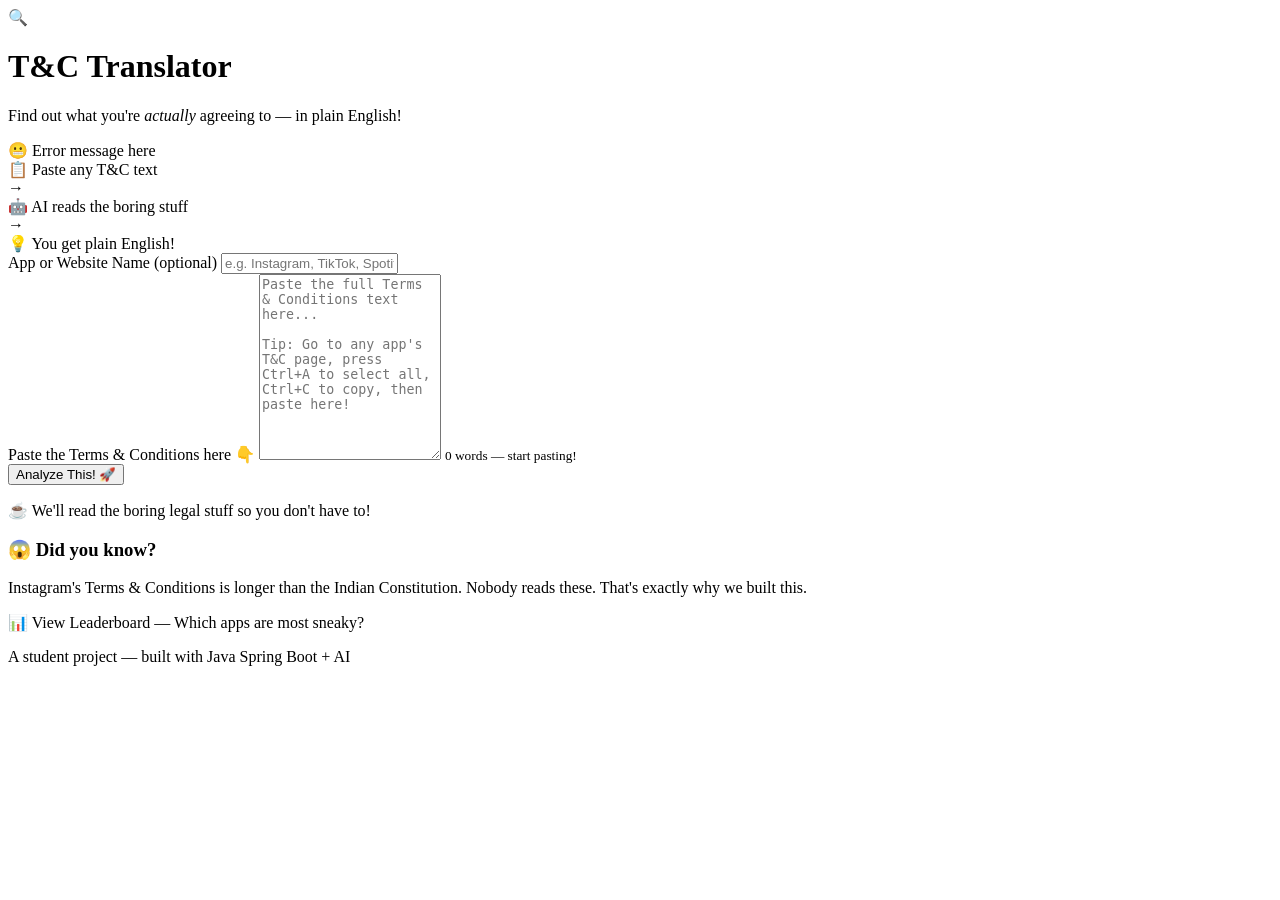
<file: src/main/resources/templates/index.html>
<!DOCTYPE html>
<html lang="en" xmlns:th="http://www.thymeleaf.org">
<head>
    <meta charset="UTF-8">
    <meta name="viewport" content="width=device-width, initial-scale=1.0">
    <title>T&amp;C Translator — Find out what you're actually agreeing to</title>
    <link rel="stylesheet" th:href="@{/style.css}">
</head>
<body>

<div class="page-wrapper">
    <header class="site-header">
        <div class="header-emoji">🔍</div>
        <h1>T&amp;C Translator</h1>
        <p class="subtitle">Find out what you're <em>actually</em> agreeing to — in plain English!</p>
    </header>

    <main class="main-content">

        <div th:if="${error}" class="error-box">
            😬 <span th:text="${error}">Error message here</span>
        </div>

        <div class="intro-cards">
            <div class="intro-card">
                <span class="intro-icon">📋</span>
                <span>Paste any T&amp;C text</span>
            </div>
            <div class="intro-arrow">→</div>
            <div class="intro-card">
                <span class="intro-icon">🤖</span>
                <span>AI reads the boring stuff</span>
            </div>
            <div class="intro-arrow">→</div>
            <div class="intro-card">
                <span class="intro-icon">💡</span>
                <span>You get plain English!</span>
            </div>
        </div>

        <form action="/analyze" method="post" id="analyzeForm" class="upload-form">

            <div class="form-group">
                <label for="appName">App or Website Name <span class="optional">(optional)</span></label>
                <input
                    type="text"
                    id="appName"
                    name="appName"
                    placeholder="e.g. Instagram, TikTok, Spotify..."
                    autocomplete="off"
                />
            </div>

            <div class="form-group">
                <label for="tcText">Paste the Terms &amp; Conditions here 👇</label>
                <textarea
                    id="tcText"
                    name="tcText"
                    rows="12"
                    placeholder="Paste the full Terms &amp; Conditions text here...&#10;&#10;Tip: Go to any app's T&amp;C page, press Ctrl+A to select all, Ctrl+C to copy, then paste here!"
                    required
                ></textarea>
                <small class="form-hint" id="charCount">0 words — start pasting!</small>
            </div>

            <button type="submit" class="btn-primary" id="submitBtn">
                Analyze This! 🚀
            </button>

            <p class="small-note">
                ☕ We'll read the boring legal stuff so you don't have to!
            </p>
        </form>

        <div class="fun-fact-box">
            <h3>😱 Did you know?</h3>
            <p>Instagram's Terms &amp; Conditions is longer than the Indian Constitution. Nobody reads these. That's exactly why we built this.</p>
        </div>

    </main>

    <footer class="site-footer">
        <a th:href="@{/leaderboard}" class="footer-link">📊 View Leaderboard — Which apps are most sneaky?</a>
        <p class="footer-note">A student project — built with Java Spring Boot + AI</p>
    </footer>
</div>

<script>
    const textarea = document.getElementById('tcText');
    const charCount = document.getElementById('charCount');
    const submitBtn = document.getElementById('submitBtn');
    const form = document.getElementById('analyzeForm');

    textarea.addEventListener('input', function() {
        const words = this.value.trim() ? this.value.trim().split(/\s+/).length : 0;
        if (words === 0) {
            charCount.textContent = '0 words — start pasting!';
        } else if (words < 100) {
            charCount.textContent = words + ' words — paste more for better results!';
        } else {
            charCount.textContent = words.toLocaleString() + ' words — looks good! 👍';
        }
    });

    form.addEventListener('submit', function() {
        submitBtn.textContent = 'Reading the fine print... ⏳';
        submitBtn.disabled = true;
        submitBtn.style.opacity = '0.7';
    });
</script>

</body>
</html>
</file>
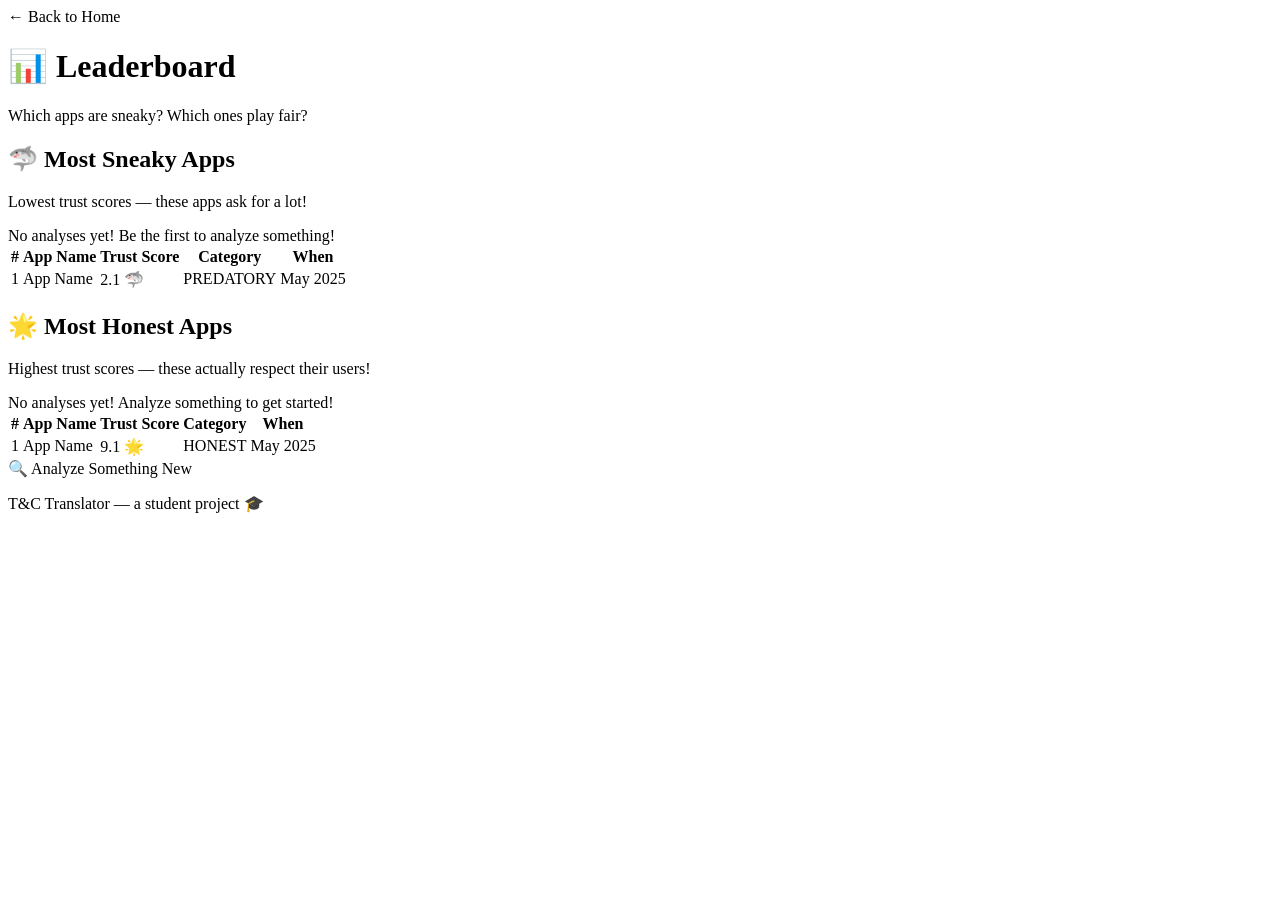
<file: src/main/resources/templates/leaderboard.html>
<!DOCTYPE html>
<html lang="en" xmlns:th="http://www.thymeleaf.org">
<head>
    <meta charset="UTF-8">
    <meta name="viewport" content="width=device-width, initial-scale=1.0">
    <title>Leaderboard — T&amp;C Translator</title>
    <link rel="stylesheet" th:href="@{/style.css}">
</head>
<body>

<div class="page-wrapper">
    <header class="site-header">
        <a th:href="@{/}" class="back-link">← Back to Home</a>
        <h1>📊 Leaderboard</h1>
        <p class="subtitle">Which apps are sneaky? Which ones play fair?</p>
    </header>

    <main class="leaderboard-content">

        <section class="leaderboard-section">
            <h2 class="section-title critical-title">🦈 Most Sneaky Apps</h2>
            <p class="section-desc">Lowest trust scores — these apps ask for a lot!</p>

            <div th:if="${mostPredatory.isEmpty()}" class="empty-state">
                No analyses yet! <a th:href="@{/}">Be the first to analyze something!</a>
            </div>

            <table th:if="${!mostPredatory.isEmpty()}" class="leaderboard-table">
                <thead>
                    <tr>
                        <th>#</th>
                        <th>App Name</th>
                        <th>Trust Score</th>
                        <th>Category</th>
                        <th>When</th>
                    </tr>
                </thead>
                <tbody>
                    <tr th:each="analysis, stat : ${mostPredatory}">
                        <td class="rank-col" th:text="${stat.index + 1}">1</td>
                        <td class="app-name-col" th:text="${analysis.appName}">App Name</td>
                        <td class="score-col">
                            <span th:text="${analysis.trustScore}" class="score-badge bad-score">2.1</span>
                            <span th:text="${analysis.trustEmoji}">🦈</span>
                        </td>
                        <td>
                            <span class="label-badge predatory-badge" th:text="${analysis.trustLabel}">PREDATORY</span>
                        </td>
                        <td class="date-col" th:text="${analysis.formattedDate}">May 2025</td>
                    </tr>
                </tbody>
            </table>
        </section>

        <section class="leaderboard-section">
            <h2 class="section-title fair-title">🌟 Most Honest Apps</h2>
            <p class="section-desc">Highest trust scores — these actually respect their users!</p>

            <div th:if="${mostHonest.isEmpty()}" class="empty-state">
                No analyses yet! <a th:href="@{/}">Analyze something to get started!</a>
            </div>

            <table th:if="${!mostHonest.isEmpty()}" class="leaderboard-table">
                <thead>
                    <tr>
                        <th>#</th>
                        <th>App Name</th>
                        <th>Trust Score</th>
                        <th>Category</th>
                        <th>When</th>
                    </tr>
                </thead>
                <tbody>
                    <tr th:each="analysis, stat : ${mostHonest}">
                        <td class="rank-col" th:text="${stat.index + 1}">1</td>
                        <td class="app-name-col" th:text="${analysis.appName}">App Name</td>
                        <td class="score-col">
                            <span th:text="${analysis.trustScore}" class="score-badge good-score">9.1</span>
                            <span th:text="${analysis.trustEmoji}">🌟</span>
                        </td>
                        <td>
                            <span class="label-badge honest-badge" th:text="${analysis.trustLabel}">HONEST</span>
                        </td>
                        <td class="date-col" th:text="${analysis.formattedDate}">May 2025</td>
                    </tr>
                </tbody>
            </table>
        </section>

        <div class="action-buttons">
            <a th:href="@{/}" class="btn-primary">🔍 Analyze Something New</a>
        </div>

    </main>

    <footer class="site-footer">
        <p class="footer-note">T&amp;C Translator — a student project 🎓</p>
    </footer>
</div>

</body>
</html>
</file>
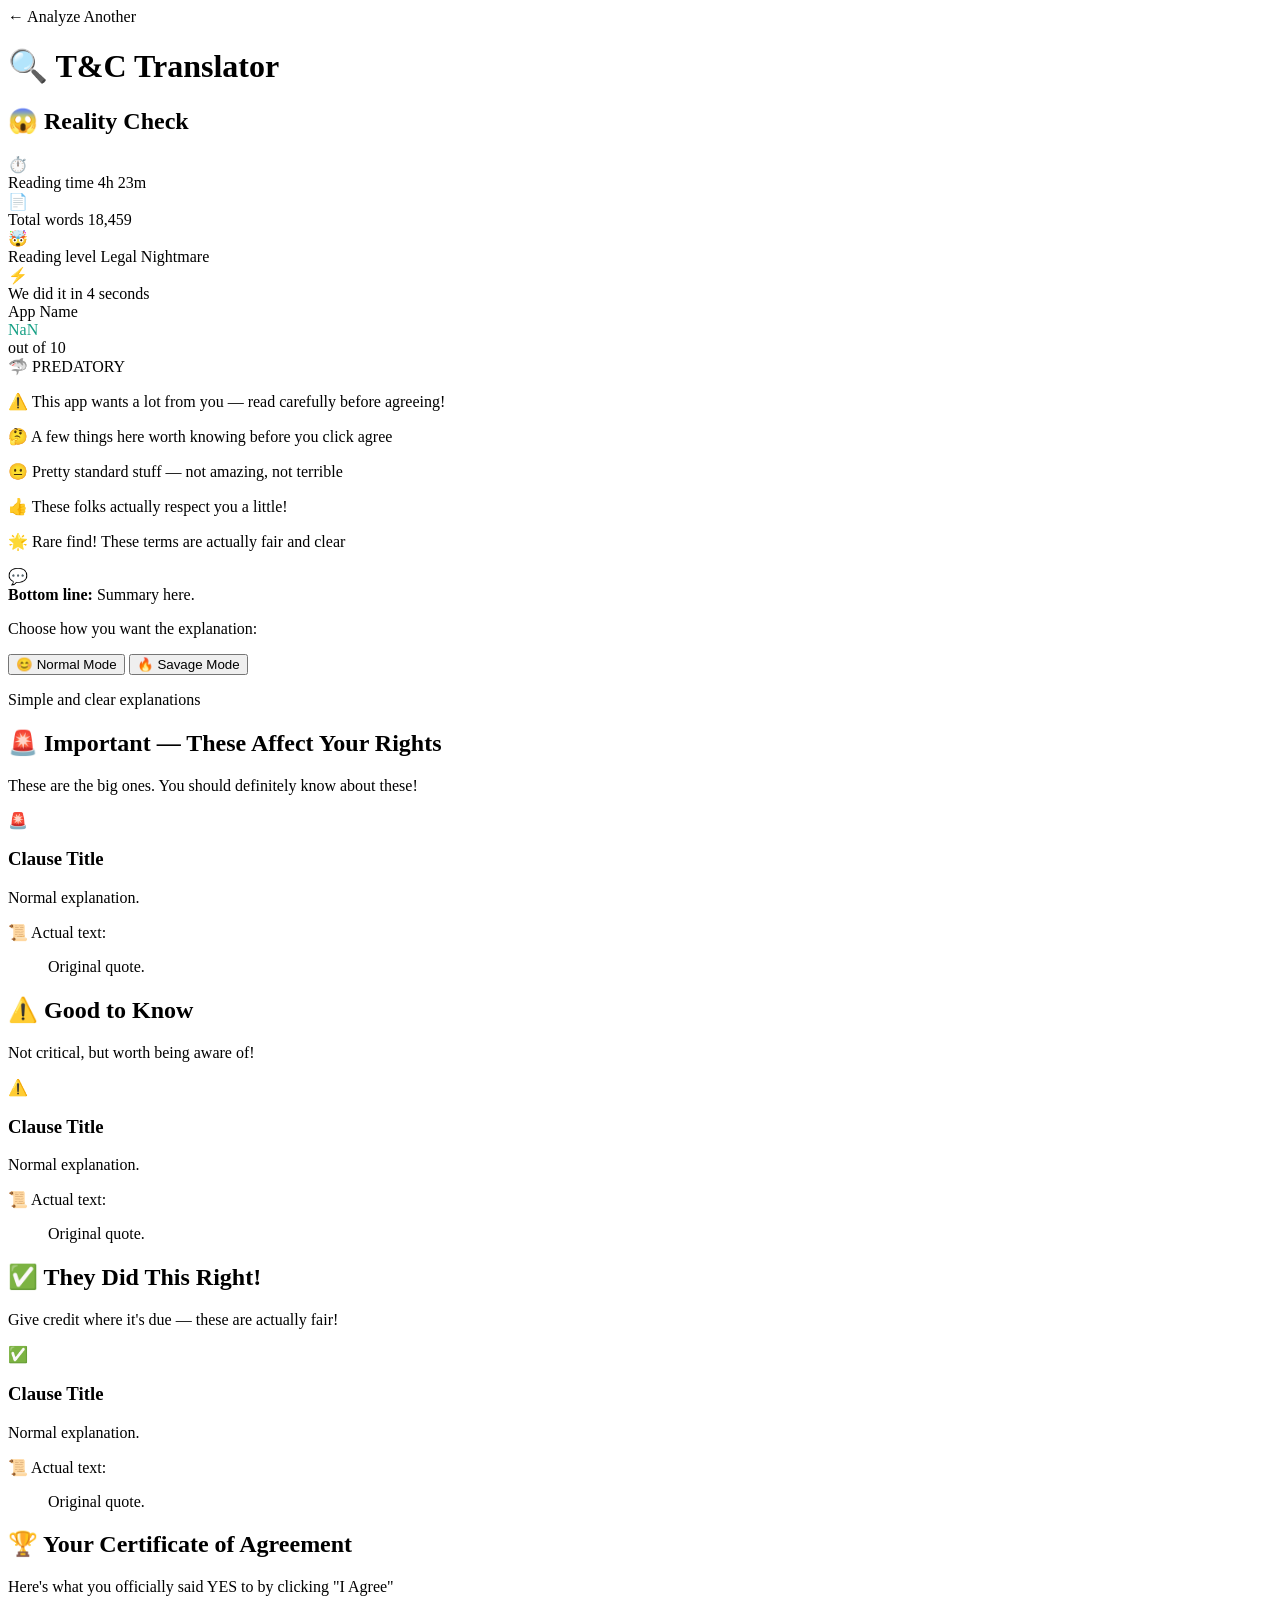
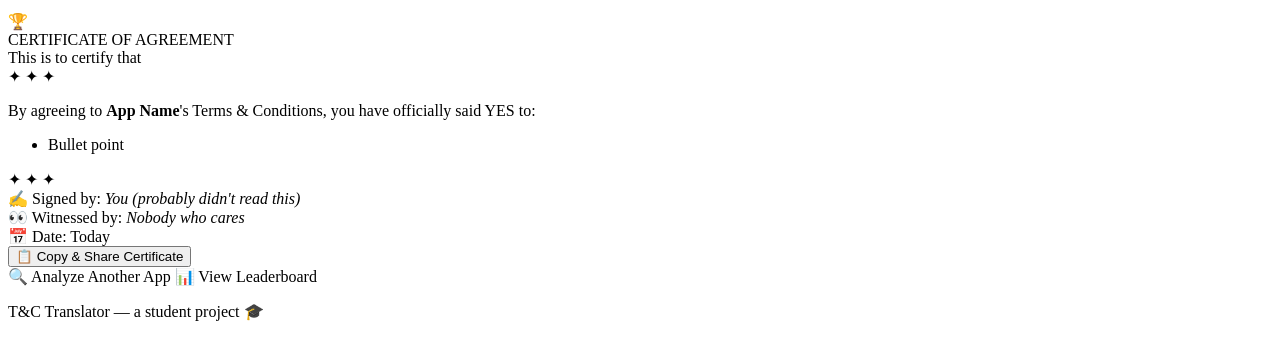
<file: src/main/resources/templates/result.html>
<!DOCTYPE html>
<html lang="en" xmlns:th="http://www.thymeleaf.org">
<head>
    <meta charset="UTF-8">
    <meta name="viewport" content="width=device-width, initial-scale=1.0">
    <title th:text="'T&amp;C Analysis — ' + ${result.appName}">T&amp;C Analysis</title>
    <link rel="stylesheet" th:href="@{/style.css}">
</head>
<body>

<div class="page-wrapper">
    <header class="site-header">
        <a th:href="@{/}" class="back-link">← Analyze Another</a>
        <h1>🔍 T&amp;C Translator</h1>
    </header>

    <main class="result-content">

        <!-- SHOCK STATS -->
        <div class="shock-stats">
            <h2 class="stats-title">😱 Reality Check</h2>
            <div class="stats-grid">
                <div class="stat-item">
                    <span class="stat-icon">⏱️</span>
                    <div class="stat-info">
                        <span class="stat-label">Reading time</span>
                        <span class="stat-value" th:text="${result.readingTimeFormatted}">4h 23m</span>
                    </div>
                </div>
                <div class="stat-item">
                    <span class="stat-icon">📄</span>
                    <div class="stat-info">
                        <span class="stat-label">Total words</span>
                        <span class="stat-value" th:text="${#numbers.formatInteger(result.wordCount, 1, 'COMMA')}">18,459</span>
                    </div>
                </div>
                <div class="stat-item">
                    <span class="stat-icon">🤯</span>
                    <div class="stat-info">
                        <span class="stat-label">Reading level</span>
                        <span class="stat-value" th:text="${result.readingLevel}">Legal Nightmare</span>
                    </div>
                </div>
                <div class="stat-item">
                    <span class="stat-icon">⚡</span>
                    <div class="stat-info">
                        <span class="stat-label">We did it in</span>
                        <span class="stat-value" th:text="${result.analysisTimeMs / 1000} + ' seconds'">4 seconds</span>
                    </div>
                </div>
            </div>
        </div>

        <!-- TRUST SCORE -->
        <div class="trust-score-section">
            <div class="app-name-display" th:text="${result.appName}">App Name</div>

            <div class="score-circle">
                <div class="score-number" id="scoreDisplay">0</div>
                <div class="score-label-small">out of 10</div>
            </div>

            <div class="trust-badge">
                <span class="trust-emoji" th:text="${result.trustEmoji}">🦈</span>
                <span class="trust-text" th:text="${result.trustLabel}">PREDATORY</span>
            </div>

            <div class="trust-tagline" th:switch="${result.trustLabel}">
                <p th:case="'PREDATORY'">⚠️ This app wants a lot from you — read carefully before agreeing!</p>
                <p th:case="'SUSPICIOUS'">🤔 A few things here worth knowing before you click agree</p>
                <p th:case="'AVERAGE'">😐 Pretty standard stuff — not amazing, not terrible</p>
                <p th:case="'RESPECTFUL'">👍 These folks actually respect you a little!</p>
                <p th:case="'HONEST'">🌟 Rare find! These terms are actually fair and clear</p>
                <p th:case="*"></p>
            </div>
        </div>

        <!-- ONE LINE SUMMARY -->
        <div class="one-liner-box">
            <span class="one-liner-emoji">💬</span>
            <div>
                <strong>Bottom line:</strong>
                <span th:text="${result.oneLineSummary}">Summary here.</span>
            </div>
        </div>

        <!-- SAVAGE MODE TOGGLE -->
        <div class="mode-section">
            <p class="mode-label">Choose how you want the explanation:</p>
            <div class="mode-toggle-container">
                <button class="mode-btn active" id="normalModeBtn" onclick="setMode('normal')">
                    😊 Normal Mode
                </button>
                <button class="mode-btn savage-toggle" id="savageModeBtn" onclick="setMode('savage')">
                    🔥 Savage Mode
                </button>
            </div>
            <p class="mode-hint" id="modeHint">Simple and clear explanations</p>
        </div>

        <!-- CRITICAL CLAUSES -->
        <div th:if="${!result.criticalClauses.isEmpty()}" class="clauses-section">
            <h2 class="section-title critical-title">
                🚨 Important — These Affect Your Rights
            </h2>
            <p class="section-subtitle">These are the big ones. You should definitely know about these!</p>
            <div class="clauses-grid">
                <div th:each="clause : ${result.criticalClauses}" class="clause-card critical-card">
                    <div class="clause-header">
                        <span class="clause-icon">🚨</span>
                        <h3 class="clause-title" th:text="${clause.title}">Clause Title</h3>
                    </div>
                    <p class="clause-explanation normal-text" th:text="${clause.normalExplanation}">Normal explanation.</p>
                    <p class="clause-explanation savage-text" style="display:none;" th:text="${clause.savageExplanation}">Savage explanation.</p>
                    <div class="original-quote-box">
                        <span class="quote-label">📜 Actual text:</span>
                        <blockquote class="original-quote" th:text="${clause.originalQuote}">Original quote.</blockquote>
                    </div>
                </div>
            </div>
        </div>

        <!-- WARNING CLAUSES -->
        <div th:if="${!result.warningClauses.isEmpty()}" class="clauses-section">
            <h2 class="section-title warning-title">
                ⚠️ Good to Know
            </h2>
            <p class="section-subtitle">Not critical, but worth being aware of!</p>
            <div class="clauses-grid">
                <div th:each="clause : ${result.warningClauses}" class="clause-card warning-card">
                    <div class="clause-header">
                        <span class="clause-icon">⚠️</span>
                        <h3 class="clause-title" th:text="${clause.title}">Clause Title</h3>
                    </div>
                    <p class="clause-explanation normal-text" th:text="${clause.normalExplanation}">Normal explanation.</p>
                    <p class="clause-explanation savage-text" style="display:none;" th:text="${clause.savageExplanation}">Savage explanation.</p>
                    <div class="original-quote-box">
                        <span class="quote-label">📜 Actual text:</span>
                        <blockquote class="original-quote" th:text="${clause.originalQuote}">Original quote.</blockquote>
                    </div>
                </div>
            </div>
        </div>

        <!-- FAIR CLAUSES -->
        <div th:if="${!result.fairClauses.isEmpty()}" class="clauses-section">
            <h2 class="section-title fair-title">
                ✅ They Did This Right!
            </h2>
            <p class="section-subtitle">Give credit where it's due — these are actually fair!</p>
            <div class="clauses-grid">
                <div th:each="clause : ${result.fairClauses}" class="clause-card fair-card">
                    <div class="clause-header">
                        <span class="clause-icon">✅</span>
                        <h3 class="clause-title" th:text="${clause.title}">Clause Title</h3>
                    </div>
                    <p class="clause-explanation normal-text" th:text="${clause.normalExplanation}">Normal explanation.</p>
                    <p class="clause-explanation savage-text" style="display:none;" th:text="${clause.savageExplanation}">Savage explanation.</p>
                    <div class="original-quote-box">
                        <span class="quote-label">📜 Actual text:</span>
                        <blockquote class="original-quote" th:text="${clause.originalQuote}">Original quote.</blockquote>
                    </div>
                </div>
            </div>
        </div>

        <!-- CERTIFICATE -->
        <div class="certificate-section">
            <h2 class="section-title">🏆 Your Certificate of Agreement</h2>
            <p class="section-subtitle">Here's what you officially said YES to by clicking "I Agree"</p>

            <div class="certificate" id="certificateBox">
                <div class="cert-top">
                    <div class="cert-trophy">🏆</div>
                    <div class="cert-header">CERTIFICATE OF AGREEMENT</div>
                    <div class="cert-subheader">This is to certify that</div>
                </div>
                <div class="cert-divider">✦ ✦ ✦</div>
                <p class="cert-text">
                    By agreeing to <strong th:text="${result.appName}">App Name</strong>'s
                    Terms &amp; Conditions, you have officially said YES to:
                </p>
                <ul class="cert-bullets">
                    <li th:each="bullet : ${result.certificateBullets}" th:text="${bullet}">Bullet point</li>
                </ul>
                <div class="cert-divider">✦ ✦ ✦</div>
                <div class="cert-footer">
                    <div class="cert-footer-item">✍️ Signed by: <em>You (probably didn't read this)</em></div>
                    <div class="cert-footer-item">👀 Witnessed by: <em>Nobody who cares</em></div>
                    <div class="cert-footer-item">📅 Date: <span th:text="${today}">Today</span></div>
                </div>
            </div>

            <button class="btn-copy" onclick="copyCertificate()">
                📋 Copy &amp; Share Certificate
            </button>
        </div>

        <!-- ACTION BUTTONS -->
        <div class="action-buttons">
            <a th:href="@{/}" class="btn-primary">🔍 Analyze Another App</a>
            <a th:href="@{/leaderboard}" class="btn-secondary">📊 View Leaderboard</a>
        </div>

    </main>

    <footer class="site-footer">
        <p class="footer-note">T&amp;C Translator — a student project 🎓</p>
    </footer>
</div>

<span id="actualScore" th:text="${result.trustScore}" style="display:none;"></span>

<script>
    // score animation - count up from 0
    const actualScore = parseFloat(document.getElementById('actualScore').textContent);
    const scoreDisplay = document.getElementById('scoreDisplay');

    let current = 0;
    const steps = 60;
    const increment = actualScore / steps;
    const intervalTime = 1500 / steps;

    const timer = setInterval(() => {
        current += increment;
        if (current >= actualScore) {
            current = actualScore;
            clearInterval(timer);
        }
        scoreDisplay.textContent = current.toFixed(1);
    }, intervalTime);

    // color the score
    function colorScore() {
        if (actualScore < 2) scoreDisplay.style.color = '#e74c3c';
        else if (actualScore < 4) scoreDisplay.style.color = '#e67e22';
        else if (actualScore < 6) scoreDisplay.style.color = '#f39c12';
        else if (actualScore < 8) scoreDisplay.style.color = '#27ae60';
        else scoreDisplay.style.color = '#16a085';
    }
    colorScore();

    // savage mode toggle
    function setMode(mode) {
        const normalTexts = document.querySelectorAll('.normal-text');
        const savageTexts = document.querySelectorAll('.savage-text');
        const normalBtn = document.getElementById('normalModeBtn');
        const savageBtn = document.getElementById('savageModeBtn');
        const hint = document.getElementById('modeHint');

        if (mode === 'savage') {
            normalTexts.forEach(el => el.style.display = 'none');
            savageTexts.forEach(el => el.style.display = 'block');
            savageBtn.classList.add('active');
            normalBtn.classList.remove('active');
            hint.textContent = '🔥 Honest, funny, and a little cheeky!';
        } else {
            normalTexts.forEach(el => el.style.display = 'block');
            savageTexts.forEach(el => el.style.display = 'none');
            normalBtn.classList.add('active');
            savageBtn.classList.remove('active');
            hint.textContent = '😊 Simple and clear explanations';
        }
    }

    // copy certificate
    function copyCertificate() {
        const appName = document.querySelector('.cert-text strong').textContent;
        const bullets = document.querySelectorAll('.cert-bullets li');
        const date = document.querySelector('.cert-footer span').textContent;
        let bulletText = '';
        bullets.forEach(b => { bulletText += '  ✗ ' + b.textContent + '\n'; });

        const certText =
`════════════════════════════════════════
        🏆 CERTIFICATE OF AGREEMENT 🏆
════════════════════════════════════════

By agreeing to ${appName}'s Terms & Conditions,
you officially said YES to:

${bulletText}
════════════════════════════════════════
✍️  Signed by: You (probably didn't read)
👀 Witnessed by: Nobody who cares
📅 Date: ${date}
════════════════════════════════════════
Analyzed by T&C Translator 🔍`;

        navigator.clipboard.writeText(certText).then(() => {
            const btn = event.target;
            btn.textContent = '✅ Copied! Share away!';
            setTimeout(() => { btn.textContent = '📋 Copy & Share Certificate'; }, 2500);
        }).catch(() => {
            alert('Copy this:\n\n' + certText);
        });
    }
</script>

</body>
</html>
</file>
